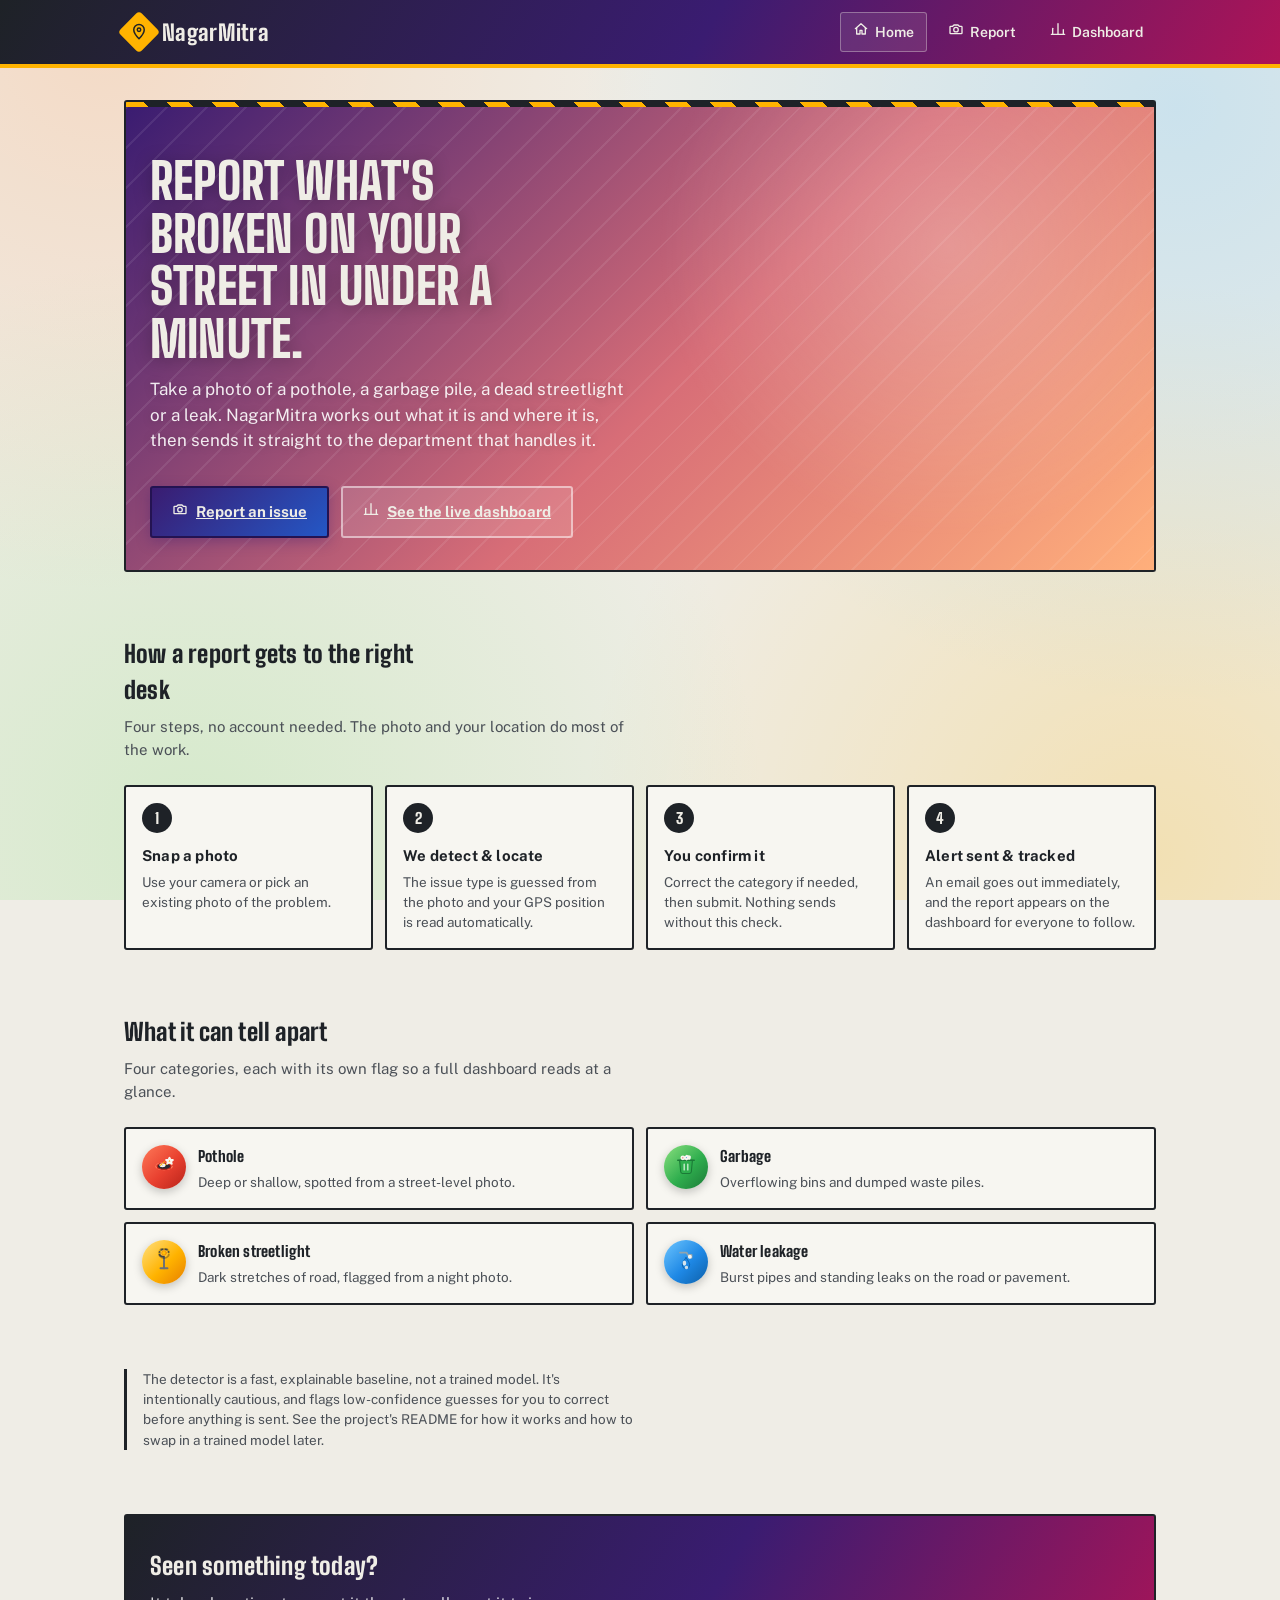
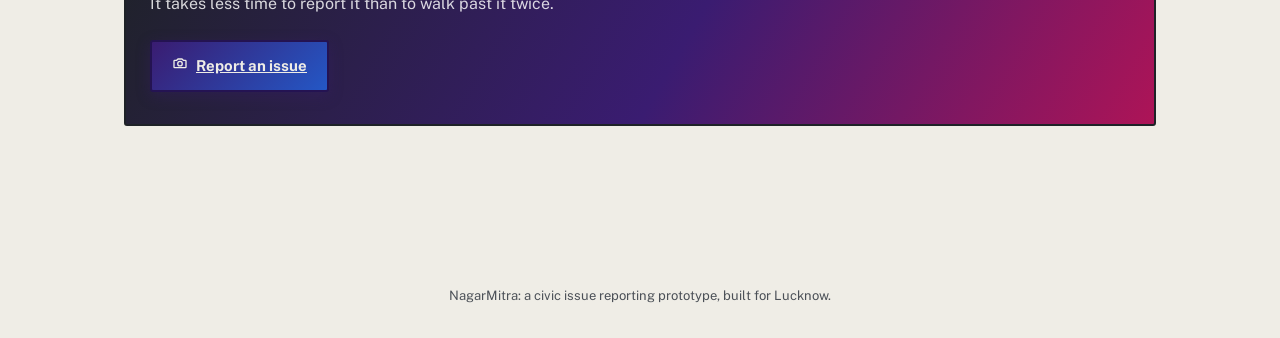
<file: frontend/index.html>
<!doctype html>
<html lang="en">
<head>
<meta charset="utf-8">
<meta name="viewport" content="width=device-width, initial-scale=1">
<title>NagarMitra — report what's broken on your street</title>
<link rel="preconnect" href="https://fonts.googleapis.com">
<link rel="preconnect" href="https://fonts.gstatic.com" crossorigin>
<link href="https://fonts.googleapis.com/css2?family=Big+Shoulders:wght@700;800;900&family=Public+Sans:wght@400;500;600;700&display=swap" rel="stylesheet">
<link rel="stylesheet" href="styles.css">
</head>
<body>

<header class="site-header">
  <div class="site-header__inner">
    <a class="brand" href="index.html">
      <span class="brand__mark" data-icon="pin" data-icon-class="icon"></span>
      <span class="brand__name">NagarMitra</span>
    </a>
    <nav class="site-nav">
      <a href="index.html" aria-current="page">
        <span data-icon="home" data-icon-class="icon icon--sm"></span>
        <span class="nav-text">Home</span>
      </a>
      <a href="report.html">
        <span data-icon="camera" data-icon-class="icon icon--sm"></span>
        <span class="nav-text">Report</span>
      </a>
      <a href="dashboard.html">
        <span data-icon="chart" data-icon-class="icon icon--sm"></span>
        <span class="nav-text">Dashboard</span>
      </a>
    </nav>
  </div>
</header>

<main class="page">

  <div class="stripe-bar"></div>
  <div class="hero">
    <div class="hero__inner">
      <h1>Report what's broken on your street in under a minute.</h1>
      <p>Take a photo of a pothole, a garbage pile, a dead streetlight or a leak. NagarMitra works out what it is and where it is, then sends it straight to the department that handles it.</p>
      <div class="cta-row">
        <a class="btn btn--primary" href="report.html">
          <span data-icon="camera" data-icon-class="icon icon--sm"></span> Report an issue
        </a>
        <a class="btn btn--ghost-light" href="dashboard.html">
          <span data-icon="chart" data-icon-class="icon icon--sm"></span> See the live dashboard
        </a>
      </div>
    </div>
  </div>

  <section class="intro-section">
    <h2>How a report gets to the right desk</h2>
    <p class="intro-lede">Four steps, no account needed. The photo and your location do most of the work.</p>
    <div class="step-grid">
      <div class="step-card">
        <div class="step-card__num">1</div>
        <h3>Snap a photo</h3>
        <p>Use your camera or pick an existing photo of the problem.</p>
      </div>
      <div class="step-card">
        <div class="step-card__num">2</div>
        <h3>We detect &amp; locate</h3>
        <p>The issue type is guessed from the photo and your GPS position is read automatically.</p>
      </div>
      <div class="step-card">
        <div class="step-card__num">3</div>
        <h3>You confirm it</h3>
        <p>Correct the category if needed, then submit. Nothing sends without this check.</p>
      </div>
      <div class="step-card">
        <div class="step-card__num">4</div>
        <h3>Alert sent &amp; tracked</h3>
        <p>An email goes out immediately, and the report appears on the dashboard for everyone to follow.</p>
      </div>
    </div>
  </section>

  <section class="intro-section">
    <h2>What it can tell apart</h2>
    <p class="intro-lede">Four categories, each with its own flag so a full dashboard reads at a glance.</p>
    <div class="feature-grid">
      <div class="feature-card">
        <span class="cat-chip cat-chip--pothole"><span data-icon="pothole" data-icon-class="icon"></span></span>
        <div>
          <h3>Pothole</h3>
          <p>Deep or shallow, spotted from a street-level photo.</p>
        </div>
      </div>
      <div class="feature-card">
        <span class="cat-chip cat-chip--garbage"><span data-icon="garbage" data-icon-class="icon"></span></span>
        <div>
          <h3>Garbage</h3>
          <p>Overflowing bins and dumped waste piles.</p>
        </div>
      </div>
      <div class="feature-card">
        <span class="cat-chip cat-chip--broken_streetlight"><span data-icon="streetlight" data-icon-class="icon"></span></span>
        <div>
          <h3>Broken streetlight</h3>
          <p>Dark stretches of road, flagged from a night photo.</p>
        </div>
      </div>
      <div class="feature-card">
        <span class="cat-chip cat-chip--water_leakage"><span data-icon="water" data-icon-class="icon"></span></span>
        <div>
          <h3>Water leakage</h3>
          <p>Burst pipes and standing leaks on the road or pavement.</p>
        </div>
      </div>
    </div>
  </section>

  <section class="intro-section">
    <p class="intro-note">The detector is a fast, explainable baseline, not a trained model. It's intentionally cautious, and flags low-confidence guesses for you to correct before anything is sent. See the project's README for how it works and how to swap in a trained model later.</p>
  </section>

  <section class="intro-section intro-cta-band">
    <h2>Seen something today?</h2>
    <p>It takes less time to report it than to walk past it twice.</p>
    <div class="cta-row">
      <a class="btn btn--primary" href="report.html">
        <span data-icon="camera" data-icon-class="icon icon--sm"></span> Report an issue
      </a>
    </div>
  </section>

</main>

<footer class="site-footer">
  NagarMitra: a civic issue reporting prototype, built for Lucknow.
</footer>

<script src="icons.js"></script>
</body>
</html>
</file>
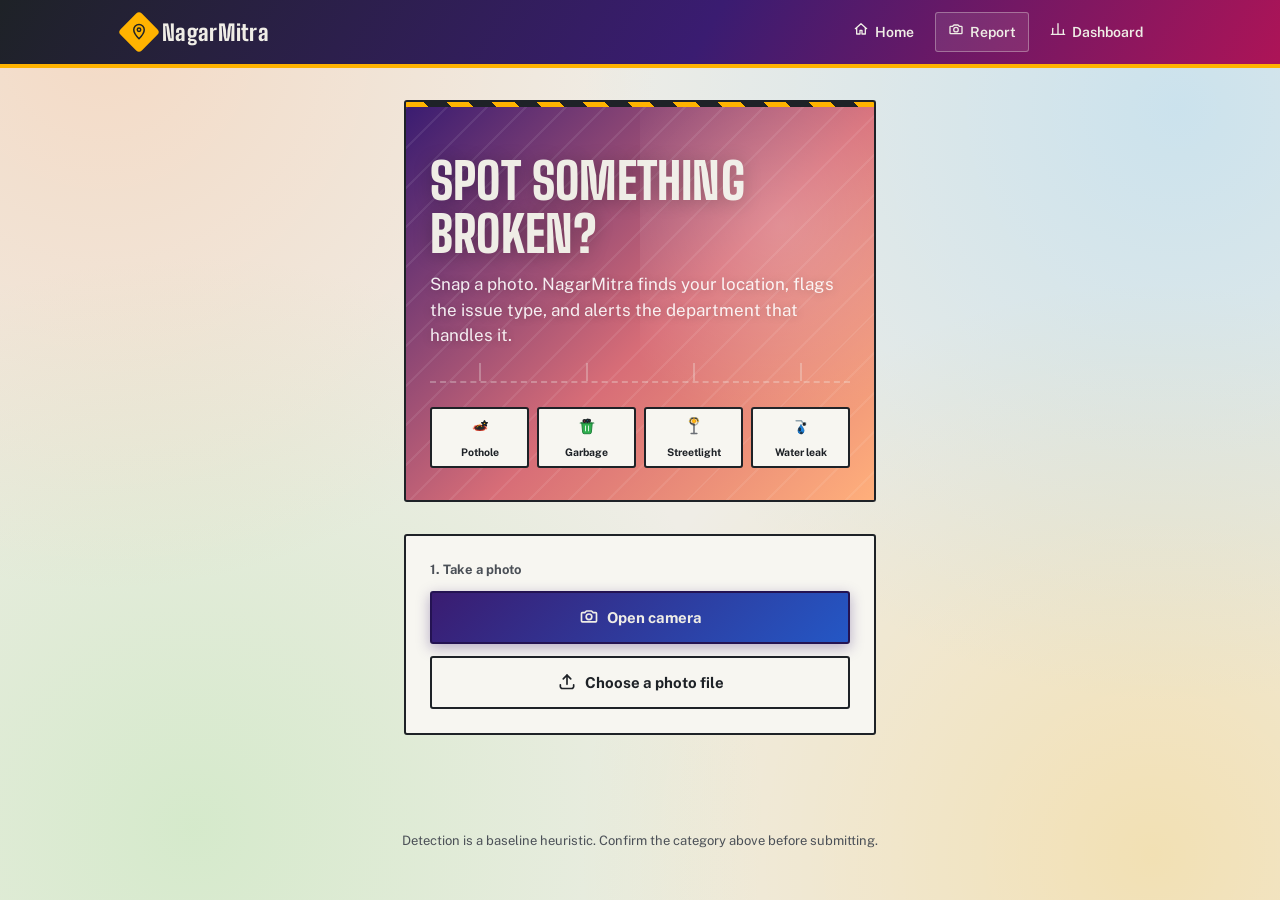
<file: frontend/report.html>
<!doctype html>
<html lang="en">
<head>
<meta charset="utf-8">
<meta name="viewport" content="width=device-width, initial-scale=1">
<title>Report an issue — NagarMitra</title>
<link rel="preconnect" href="https://fonts.googleapis.com">
<link rel="preconnect" href="https://fonts.gstatic.com" crossorigin>
<link href="https://fonts.googleapis.com/css2?family=Big+Shoulders:wght@700;800;900&family=Public+Sans:wght@400;500;600;700&display=swap" rel="stylesheet">
<link rel="stylesheet" href="styles.css">
</head>
<body>

<header class="site-header">
  <div class="site-header__inner">
    <a class="brand" href="index.html">
      <span class="brand__mark" data-icon="pin" data-icon-class="icon"></span>
      <span class="brand__name">NagarMitra</span>
    </a>
    <nav class="site-nav">
      <a href="index.html">
        <span data-icon="home" data-icon-class="icon icon--sm"></span>
        <span class="nav-text">Home</span>
      </a>
      <a href="report.html" aria-current="page">
        <span data-icon="camera" data-icon-class="icon icon--sm"></span>
        <span class="nav-text">Report</span>
      </a>
      <a href="dashboard.html">
        <span data-icon="chart" data-icon-class="icon icon--sm"></span>
        <span class="nav-text">Dashboard</span>
      </a>
    </nav>
  </div>
</header>

<main class="page page--narrow">

  <div class="stripe-bar"></div>
  <div class="hero">
    <div class="hero__inner">
      <h1>Spot something broken?</h1>
      <p>Snap a photo. NagarMitra finds your location, flags the issue type, and alerts the department that handles it.</p>

      <div class="signpost">
        <div class="signpost__item">
          <div class="signpost__tag">
            <span data-icon="pothole" data-icon-class="icon"></span>
            <span class="signpost__label">Pothole</span>
          </div>
        </div>
        <div class="signpost__item">
          <div class="signpost__tag">
            <span data-icon="garbage" data-icon-class="icon"></span>
            <span class="signpost__label">Garbage</span>
          </div>
        </div>
        <div class="signpost__item">
          <div class="signpost__tag">
            <span data-icon="streetlight" data-icon-class="icon"></span>
            <span class="signpost__label">Streetlight</span>
          </div>
        </div>
        <div class="signpost__item">
          <div class="signpost__tag">
            <span data-icon="water" data-icon-class="icon"></span>
            <span class="signpost__label">Water leak</span>
          </div>
        </div>
      </div>
    </div>
  </div>

  <div class="ticket capture-stage" id="camera-card">
    <p class="ticket__label">1. Take a photo</p>

    <video id="video" autoplay playsinline class="hidden"></video>
    <img id="preview" class="capture-preview hidden" alt="Captured photo of the issue">
    <canvas id="canvas" class="visually-hidden"></canvas>

    <div id="camera-placeholder">
      <div class="btn-row" style="margin-top:0">
        <button class="btn btn--primary" id="start-camera-btn">
          <span data-icon="camera" data-icon-class="icon"></span> Open camera
        </button>
      </div>
      <div class="btn-row">
        <button class="btn" id="upload-btn">
          <span data-icon="upload" data-icon-class="icon"></span> Choose a photo file
        </button>
      </div>
    </div>

    <div class="btn-row hidden" id="capture-row">
      <button class="btn btn--primary btn--block" id="capture-btn">
        <span data-icon="camera" data-icon-class="icon"></span> Capture
      </button>
    </div>
    <div class="btn-row hidden" id="retake-row">
      <button class="btn btn--block" id="retake-btn">
        <span data-icon="refresh" data-icon-class="icon"></span> Retake
      </button>
    </div>
    <input type="file" id="file-input" accept="image/*" capture="environment" class="visually-hidden">
  </div>

  <div class="ticket hidden" id="location-card">
    <p class="ticket__label">2. Location</p>
    <div id="location-status" class="status-line status-line--muted">
      <span data-icon="pin" data-icon-class="icon icon--sm"></span>
      <span id="location-text">Getting your location…</span>
    </div>
    <button type="button" class="btn hidden" id="retry-location-btn" style="margin-top: var(--sp-3);">
      <span data-icon="refresh" data-icon-class="icon icon--sm"></span> Retry location
    </button>
  </div>

  <div class="ticket hidden" id="classify-card">
    <p class="ticket__label">3. What's the issue?</p>
    <div id="classify-status" class="status-line status-line--muted">
      <span data-icon="warning" data-icon-class="icon icon--sm"></span>
      <span>Analyzing photo…</span>
    </div>
    <div id="classify-result" class="hidden">
      <div id="confidence-flag" class="flag"></div>
      <div class="category-grid" id="category-grid" role="group" aria-label="Issue category">
        <button type="button" class="category-tile" data-category="pothole" aria-pressed="false">
          <span class="cat-chip cat-chip--pothole"><span data-icon="pothole" data-icon-class="icon"></span></span>
          <span class="category-tile__name">Pothole</span>
          <span class="category-tile__detected hidden" data-role="detected-badge">
            <span data-icon="check" data-icon-class="icon icon--sm"></span> Detected
          </span>
        </button>
        <button type="button" class="category-tile" data-category="garbage" aria-pressed="false">
          <span class="cat-chip cat-chip--garbage"><span data-icon="garbage" data-icon-class="icon"></span></span>
          <span class="category-tile__name">Garbage</span>
          <span class="category-tile__detected hidden" data-role="detected-badge">
            <span data-icon="check" data-icon-class="icon icon--sm"></span> Detected
          </span>
        </button>
        <button type="button" class="category-tile" data-category="broken_streetlight" aria-pressed="false">
          <span class="cat-chip cat-chip--broken_streetlight"><span data-icon="streetlight" data-icon-class="icon"></span></span>
          <span class="category-tile__name">Broken streetlight</span>
          <span class="category-tile__detected hidden" data-role="detected-badge">
            <span data-icon="check" data-icon-class="icon icon--sm"></span> Detected
          </span>
        </button>
        <button type="button" class="category-tile" data-category="water_leakage" aria-pressed="false">
          <span class="cat-chip cat-chip--water_leakage"><span data-icon="water" data-icon-class="icon"></span></span>
          <span class="category-tile__name">Water leakage</span>
          <span class="category-tile__detected hidden" data-role="detected-badge">
            <span data-icon="check" data-icon-class="icon icon--sm"></span> Detected
          </span>
        </button>
      </div>
    </div>
  </div>

  <div class="ticket hidden" id="submit-card">
    <button class="btn btn--primary btn--block" id="submit-btn">
      <span data-icon="mail" data-icon-class="icon"></span> Submit report
    </button>
    <div id="submit-status" class="status-line hidden"></div>
  </div>

</main>

<footer class="site-footer">Detection is a baseline heuristic. Confirm the category above before submitting.</footer>

<script src="icons.js"></script>
<script>
const API_BASE = window.location.origin;
const CATEGORIES = ['pothole', 'garbage', 'broken_streetlight', 'water_leakage'];

const videoEl = document.getElementById('video');
const previewEl = document.getElementById('preview');
const canvasEl = document.getElementById('canvas');
const cameraPlaceholder = document.getElementById('camera-placeholder');
const startCameraBtn = document.getElementById('start-camera-btn');
const captureRow = document.getElementById('capture-row');
const captureBtn = document.getElementById('capture-btn');
const retakeRow = document.getElementById('retake-row');
const retakeBtn = document.getElementById('retake-btn');
const fileInput = document.getElementById('file-input');
const uploadBtn = document.getElementById('upload-btn');

const locationCard = document.getElementById('location-card');
const locationStatus = document.getElementById('location-status');
const locationText = document.getElementById('location-text');
const retryLocationBtn = document.getElementById('retry-location-btn');
retryLocationBtn.addEventListener('click', () => getLocation());

const classifyCard = document.getElementById('classify-card');
const classifyStatus = document.getElementById('classify-status');
const classifyResult = document.getElementById('classify-result');
const confidenceFlag = document.getElementById('confidence-flag');
const categoryTiles = Array.from(document.querySelectorAll('.category-tile'));

const submitCard = document.getElementById('submit-card');
const submitBtn = document.getElementById('submit-btn');
const submitStatus = document.getElementById('submit-status');

let imageBlob = null;
let latitude = null, longitude = null;
let lastConfidence = 0;
let selectedCategory = null;
let stream = null;

function show(el) { el.classList.remove('hidden'); }
function hide(el) { el.classList.add('hidden'); }

uploadBtn.onclick = () => fileInput.click();
fileInput.onchange = () => {
  if (fileInput.files && fileInput.files[0]) handleImageBlob(fileInput.files[0]);
};

startCameraBtn.onclick = async () => {
  try {
    stream = await navigator.mediaDevices.getUserMedia({ video: { facingMode: 'environment' } });
    videoEl.srcObject = stream;
    show(videoEl);
    hide(cameraPlaceholder);
    show(captureRow);
  } catch (e) {
    alert('Could not access the camera: ' + e.message + '\nTry "choose a photo file" instead.');
  }
};

captureBtn.onclick = () => {
  canvasEl.width = videoEl.videoWidth;
  canvasEl.height = videoEl.videoHeight;
  canvasEl.getContext('2d').drawImage(videoEl, 0, 0);
  canvasEl.toBlob((blob) => handleImageBlob(blob), 'image/jpeg', 0.9);
  if (stream) stream.getTracks().forEach(t => t.stop());
  hide(videoEl);
  hide(captureRow);
};

retakeBtn.onclick = () => {
  hide(previewEl);
  hide(retakeRow);
  show(cameraPlaceholder);
  hide(classifyCard);
  hide(submitCard);
  imageBlob = null;
  selectedCategory = null;
};

function handleImageBlob(blob) {
  imageBlob = blob;
  previewEl.src = URL.createObjectURL(blob);
  show(previewEl);
  show(retakeRow);
  hide(cameraPlaceholder);
  hide(captureRow);

  show(locationCard);
  getLocation();

  show(classifyCard);
  runClassification();
}

function onLocationSuccess(pos) {
  latitude = pos.coords.latitude;
  longitude = pos.coords.longitude;
  locationText.textContent = `Lat ${latitude.toFixed(5)}, Lon ${longitude.toFixed(5)}`;
  locationStatus.className = 'status-line status-line--good';
  hide(retryLocationBtn);
  maybeShowSubmit();
}

function friendlyLocationError(err) {
  // GeolocationPositionError codes: 1 = PERMISSION_DENIED, 2 = POSITION_UNAVAILABLE, 3 = TIMEOUT
  if (err.code === 1) return "Location permission denied. Allow location access in your browser's site settings, then retry.";
  if (err.code === 2) return 'Your device could not determine a location right now. Check your connection and retry.';
  return 'Location request timed out. Retry, or move somewhere with a clearer GPS/network signal.';
}

function getLocation() {
  if (!navigator.geolocation) {
    locationText.textContent = 'Geolocation not supported by this browser.';
    locationStatus.className = 'status-line status-line--bad';
    return;
  }
  locationText.textContent = 'Getting your location…';
  locationStatus.className = 'status-line status-line--muted';
  hide(retryLocationBtn);

  // First try: a real GPS fix (precise, but phones/laptops without a GPS
  // chip or with a weak signal can take a while or never get one).
  navigator.geolocation.getCurrentPosition(
    onLocationSuccess,
    (err) => {
      if (err.code !== 3) {
        // Permission denied or position unavailable won't be fixed by
        // retrying with different accuracy settings -- show it directly.
        locationText.textContent = friendlyLocationError(err);
        locationStatus.className = 'status-line status-line--bad';
        show(retryLocationBtn);
        return;
      }
      // Timed out waiting for a precise fix -- fall back to the faster
      // Wi-Fi/IP-based location (less precise, but works on desktops and
      // indoors where a GPS fix may never arrive).
      navigator.geolocation.getCurrentPosition(
        onLocationSuccess,
        (err2) => {
          locationText.textContent = friendlyLocationError(err2);
          locationStatus.className = 'status-line status-line--bad';
          show(retryLocationBtn);
        },
        { enableHighAccuracy: false, timeout: 15000, maximumAge: 60000 }
      );
    },
    { enableHighAccuracy: true, timeout: 8000 }
  );
}

function selectCategory(cat, { fromDetection } = {}) {
  selectedCategory = cat;
  categoryTiles.forEach((tile) => {
    const isSelected = tile.dataset.category === cat;
    tile.setAttribute('aria-pressed', String(isSelected));
    const badge = tile.querySelector('[data-role="detected-badge"]');
    if (fromDetection) {
      badge.classList.toggle('hidden', tile.dataset.category !== cat);
    }
  });
}

categoryTiles.forEach((tile) => {
  tile.addEventListener('click', () => selectCategory(tile.dataset.category));
});

async function runClassification() {
  classifyStatus.querySelector('span:last-child').textContent = 'Analyzing photo…';
  show(classifyStatus);
  hide(classifyResult);

  const form = new FormData();
  form.append('image', imageBlob, 'photo.jpg');
  try {
    const res = await fetch(`${API_BASE}/classify`, { method: 'POST', body: form });
    if (!res.ok) throw new Error(await res.text());
    const data = await res.json();
    lastConfidence = data.confidence;
    const pct = Math.round(data.confidence * 100);

    selectCategory(data.category, { fromDetection: true });

    confidenceFlag.innerHTML = data.needs_review
      ? icon('warning', 'icon icon--sm') + ` Low confidence (${pct}%). Please check this.`
      : icon('check', 'icon icon--sm') + ` Detected with ${pct}% confidence`;
    confidenceFlag.className = 'flag ' + (data.needs_review ? 'flag--caution' : 'flag--good');

    hide(classifyStatus);
    show(classifyResult);
    maybeShowSubmit();
  } catch (e) {
    lastConfidence = 0;
    confidenceFlag.innerHTML = icon('warning', 'icon icon--sm') + ' Detection failed. Pick the category manually';
    confidenceFlag.className = 'flag flag--bad';
    hide(classifyStatus);
    show(classifyResult);
    maybeShowSubmit();
  }
}

function maybeShowSubmit() {
  if (imageBlob && latitude !== null) show(submitCard);
}

submitBtn.onclick = async () => {
  if (!selectedCategory) {
    alert('Pick a category above first.');
    return;
  }
  submitBtn.disabled = true;
  submitStatus.className = 'status-line status-line--muted';
  submitStatus.textContent = 'Submitting…';
  show(submitStatus);

  const form = new FormData();
  form.append('image', imageBlob, 'photo.jpg');
  form.append('latitude', latitude);
  form.append('longitude', longitude);
  form.append('category', selectedCategory);
  form.append('confidence', lastConfidence);

  try {
    const res = await fetch(`${API_BASE}/report`, { method: 'POST', body: form });
    if (!res.ok) throw new Error(await res.text());
    const data = await res.json();
    submitStatus.innerHTML = data.email_sent
      ? icon('check', 'icon icon--sm') + ` Report #${data.id} submitted and emailed to the concerned authority.`
      : icon('warning', 'icon icon--sm') + ` Report #${data.id} saved, but the alert email failed to send (${data.email_error || 'unknown error'}). It's still on the dashboard.`;
    submitStatus.className = 'status-line ' + (data.email_sent ? 'status-line--good' : 'status-line--bad');
  } catch (e) {
    submitStatus.innerHTML = icon('warning', 'icon icon--sm') + ' Submit failed: ' + e.message;
    submitStatus.className = 'status-line status-line--bad';
    submitBtn.disabled = false;
  }
};
</script>
</body>
</html>
</file>
<file: frontend/styles.css>
/* =========================================================================
   NagarMitra design system
   Visual language borrowed from the subject itself: road signage, work
   tickets, and transit route maps. Progress through a report's four stages
   is drawn as a route line with stations, not a generic progress bar —
   because that is literally how the data works (Reported -> Acknowledged
   -> In Progress -> Resolved is a line with stops, not a percentage).
   ========================================================================= */

:root {
  /* --- color: road-sign system, each hue carries a real meaning, pushed
     to full saturation so the app reads as colorful rather than muted --- */
  --ink: #1E2227;
  --ink-soft: #4B5057;
  --paper: #EFEDE6;       /* concrete, not cream: cooler, greyer */
  --paper-raised: #F7F6F1;
  --line: #CFCBBF;
  --line-strong: #1E2227;

  --route-blue: #2457C5;   /* service / acknowledged */
  --route-blue-tint: #E1EBFC;
  --caution: #FFB300;      /* reported / warning */
  --caution-tint: #FFF1D1;
  --stop-red: #E8402F;     /* needs review / urgent */
  --stop-red-tint: #FCE1DD;
  --go-green: #16A163;     /* resolved / guide sign */
  --go-green-tint: #DBF5E7;
  --progress-amber: #E6690C; /* in progress */
  --progress-amber-tint: #FDE6D4;

  /* category accents — each issue type gets its own identity, like a
     utility map's color-coded lines (water = blue, power = yellow),
     each backed by a two-stop gradient for a richer, less flat chip */
  --cat-pothole: #E8402F;
  --cat-pothole-grad: linear-gradient(135deg, #FF7A59 0%, #E8402F 55%, #B8231A 100%);
  --cat-pothole-tint: #FCE1DD;
  --cat-garbage: #2FAE4E;
  --cat-garbage-grad: linear-gradient(135deg, #8BE07F 0%, #2FAE4E 55%, #1B7A37 100%);
  --cat-garbage-tint: #DFF6E2;
  --cat-streetlight: #FFB300;
  --cat-streetlight-grad: linear-gradient(135deg, #FFE082 0%, #FFB300 55%, #E67E00 100%);
  --cat-streetlight-tint: #FFF1D1;
  --cat-water: #1E88E5;
  --cat-water-grad: linear-gradient(135deg, #6EC6FF 0%, #1E88E5 55%, #0D5FA8 100%);
  --cat-water-tint: #DCEEFC;

  /* a vivid, dark-enough-for-white-text sunset wash for heroes/header */
  --grad-vivid: linear-gradient(135deg, #3A1C71 0%, #D76D77 55%, #FFAF7B 100%);
  --grad-vivid-deep: linear-gradient(120deg, #1E2227 0%, #3A1C71 55%, #AD1457 100%);

  /* --- type --- */
  --font-display: "Big Shoulders", "Arial Narrow", sans-serif;
  --font-body: "Public Sans", -apple-system, "Segoe UI", sans-serif;

  /* --- spacing scale --- */
  --sp-1: 4px;  --sp-2: 8px;  --sp-3: 12px; --sp-4: 16px;
  --sp-5: 24px; --sp-6: 32px; --sp-7: 48px; --sp-8: 64px;

  --radius: 3px;
}

* { box-sizing: border-box; }

html { -webkit-text-size-adjust: 100%; }

body {
  margin: 0;
  font-family: var(--font-body);
  background:
    radial-gradient(circle at 8% 4%, rgba(255,175,123,0.30) 0%, transparent 38%),
    radial-gradient(circle at 92% 12%, rgba(110,198,255,0.28) 0%, transparent 42%),
    radial-gradient(circle at 15% 92%, rgba(139,224,127,0.26) 0%, transparent 42%),
    radial-gradient(circle at 90% 95%, rgba(255,179,0,0.22) 0%, transparent 40%),
    var(--paper);
  background-attachment: fixed;
  color: var(--ink);
  font-size: 16px;
  line-height: 1.5;
}

h1, h2, h3 {
  font-family: var(--font-display);
  font-weight: 800;
  letter-spacing: 0.2px;
  margin: 0;
  color: var(--ink);
}

a { color: var(--route-blue); }

:focus-visible {
  outline: 3px solid var(--route-blue);
  outline-offset: 2px;
}

@media (prefers-reduced-motion: reduce) {
  * { animation-duration: 0.001ms !important; transition-duration: 0.001ms !important; }
}

.icon { width: 20px; height: 20px; flex-shrink: 0; }
.icon--sm { width: 16px; height: 16px; }
.icon--lg { width: 28px; height: 28px; }
.icon--xl { width: 40px; height: 40px; }

/* ---------------------------------------------------------------------
   Header / nav — a route sign: mark + wordmark, two destinations
   --------------------------------------------------------------------- */
.site-header {
  background: var(--grad-vivid-deep);
  color: var(--paper);
  border-bottom: 4px solid var(--caution);
}
.site-header__inner {
  max-width: 1080px;
  margin: 0 auto;
  padding: var(--sp-3) var(--sp-5);
  display: flex;
  align-items: center;
  justify-content: space-between;
}
.brand {
  display: flex;
  align-items: center;
  gap: var(--sp-2);
  text-decoration: none;
  color: var(--paper);
}
.brand__mark {
  width: 30px; height: 30px;
  background: var(--caution);
  color: var(--ink);
  display: flex; align-items: center; justify-content: center;
  transform: rotate(45deg);
  border-radius: 4px;
}
.brand__mark svg { transform: rotate(-45deg); width: 18px; height: 18px; }
.brand__name {
  font-family: var(--font-display);
  font-weight: 800;
  font-size: 22px;
  letter-spacing: 0.3px;
}
.site-nav { display: flex; gap: var(--sp-2); }
.site-nav a {
  color: var(--paper);
  text-decoration: none;
  font-weight: 600;
  font-size: 14px;
  padding: var(--sp-2) var(--sp-3);
  border: 1px solid transparent;
  border-radius: var(--radius);
  display: flex; align-items: center; gap: 6px;
}
.site-nav a:hover, .site-nav a[aria-current="page"] {
  border-color: rgba(239,237,230,0.35);
}
.site-nav a[aria-current="page"] { background: rgba(239,237,230,0.1); }

/* ---------------------------------------------------------------------
   Page shell
   --------------------------------------------------------------------- */
.page { max-width: 1080px; margin: 0 auto; padding: var(--sp-6) var(--sp-5) var(--sp-8); }
.page--narrow { max-width: 520px; }

/* Caution-tape accent — used sparingly, above the hero and nowhere else,
   so it reads as a signal (something starts here) rather than wallpaper. */
.stripe-bar {
  height: 7px;
  background: repeating-linear-gradient(45deg,
    var(--caution) 0 16px, var(--ink) 16px 32px);
  border: 2px solid var(--line-strong);
  border-bottom: none;
  border-radius: var(--radius) var(--radius) 0 0;
}

.hero {
  margin: 0 0 var(--sp-6);
  background: var(--grad-vivid);
  color: var(--paper);
  border: 2px solid var(--line-strong);
  border-top: none;
  border-radius: 0 0 var(--radius) var(--radius);
  padding: var(--sp-7) var(--sp-5) var(--sp-6);
  position: relative;
  overflow: hidden;
}
.hero::before {
  content: '';
  position: absolute; inset: 0;
  background-image: repeating-linear-gradient(135deg,
    rgba(255,255,255,0.08) 0 2px, transparent 2px 28px);
  pointer-events: none;
}
.hero::after {
  content: '';
  position: absolute; inset: -40% -10% auto auto;
  width: 60%; height: 140%;
  background: radial-gradient(circle, rgba(255,255,255,0.22) 0%, transparent 65%);
  pointer-events: none;
}
.hero__inner { position: relative; }
.hero h1 {
  font-size: clamp(32px, 5vw, 50px);
  line-height: 1.05;
  text-transform: uppercase;
  max-width: 14ch;
  color: var(--paper);
  text-shadow: 0 2px 18px rgba(0,0,0,0.28);
  opacity: 0;
  transform: translateY(10px);
  animation: hero-in 0.5s ease-out 0.05s forwards;
}
.hero p {
  margin: var(--sp-3) 0 0;
  color: rgba(255,255,255,0.9);
  text-shadow: 0 1px 10px rgba(0,0,0,0.22);
  font-size: 17px;
  max-width: 48ch;
  opacity: 0;
  transform: translateY(10px);
  animation: hero-in 0.5s ease-out 0.18s forwards;
}
@keyframes hero-in { to { opacity: 1; transform: translateY(0); } }
@media (prefers-reduced-motion: reduce) {
  .hero h1, .hero p { animation: none; opacity: 1; transform: none; }
}

/* Signpost — a row of hanging signs off a dashed wire. Reused for the
   category picker's intro (report.html) and the stage legend
   (dashboard.html): same component, different content. */
.signpost {
  display: flex;
  justify-content: space-between;
  gap: var(--sp-2);
  margin-top: var(--sp-6);
  padding-top: var(--sp-5);
  border-top: 2px dashed rgba(239,237,230,0.3);
  position: relative;
}
.signpost__item {
  display: flex; flex-direction: column; align-items: center; gap: 6px;
  flex: 1;
  min-width: 0;
}
.signpost__item::before {
  content: '';
  position: absolute; top: -2px;
  width: 2px; height: 18px;
  background: rgba(239,237,230,0.3);
  transform: translateY(-18px);
}
.signpost__tag {
  background: var(--paper-raised);
  color: var(--ink);
  border: 2px solid var(--line-strong);
  border-radius: var(--radius);
  padding: 8px 6px;
  display: flex; flex-direction: column; align-items: center; gap: 4px;
  width: 100%;
}
.signpost__tag .icon { width: 18px; height: 18px; }
.signpost__label { font-size: 10.5px; font-weight: 700; text-align: center; line-height: 1.15; }

/* Per-category icon chip — a colored roundel behind the pictogram */
.cat-chip {
  width: 44px; height: 44px; border-radius: 50%;
  display: flex; align-items: center; justify-content: center;
  flex-shrink: 0;
}
.cat-chip .icon { color: var(--paper-raised); width: 22px; height: 22px; }
.cat-chip { box-shadow: 0 3px 10px rgba(0,0,0,0.22); }
.cat-chip--pothole { background: var(--cat-pothole-grad); }
.cat-chip--garbage { background: var(--cat-garbage-grad); }
.cat-chip--broken_streetlight { background: var(--cat-streetlight-grad); color: var(--ink); }
.cat-chip--broken_streetlight .icon { color: var(--ink); }
.cat-chip--water_leakage { background: var(--cat-water-grad); }
.cat-chip--sm { width: 32px; height: 32px; }
.cat-chip--sm .icon { width: 16px; height: 16px; }

/* ---------------------------------------------------------------------
   Ticket card — the base surface for anything "on the record":
   sharp corners, thick rule, no shadow. A paperwork object, not a
   floating SaaS panel.
   --------------------------------------------------------------------- */
.ticket {
  background: var(--paper-raised);
  border: 2px solid var(--line-strong);
  border-radius: var(--radius);
  padding: var(--sp-5);
}
.ticket + .ticket { margin-top: var(--sp-4); }
.ticket__label {
  font-size: 13px;
  font-weight: 700;
  color: var(--ink-soft);
  margin: 0 0 var(--sp-3);
}

/* ---------------------------------------------------------------------
   Buttons
   --------------------------------------------------------------------- */
.btn {
  font-family: var(--font-body);
  font-weight: 700;
  font-size: 15px;
  padding: 13px 20px;
  border-radius: var(--radius);
  border: 2px solid var(--line-strong);
  cursor: pointer;
  display: inline-flex;
  align-items: center;
  justify-content: center;
  gap: var(--sp-2);
  background: var(--paper-raised);
  color: var(--ink);
  transition: transform 0.1s ease, border-color 0.1s ease;
}
.btn:hover:not(:disabled) { transform: translateY(-2px); }
.btn:active:not(:disabled) { transform: translateY(0); }
.btn:disabled { opacity: 0.45; cursor: not-allowed; }
.btn--primary {
  background: linear-gradient(135deg, #3A1C71 0%, #2457C5 100%);
  color: var(--paper); border-color: #241352;
  box-shadow: 0 4px 14px rgba(58,28,113,0.35);
}
.btn--primary:hover:not(:disabled) { background: linear-gradient(135deg, #4A2690 0%, #2f6ae0 100%); }
.btn--block { width: 100%; }
.btn-row { display: flex; gap: var(--sp-3); margin-top: var(--sp-3); }
.btn-row .btn { flex: 1; }

/* ---------------------------------------------------------------------
   Category picker — icon tiles instead of a <select>. Each category is
   a destination on the map, picked by its pictogram, not a text label.
   --------------------------------------------------------------------- */
.category-grid {
  display: grid;
  grid-template-columns: 1fr 1fr;
  gap: var(--sp-3);
  margin-top: var(--sp-3);
}
.category-tile {
  border: 2px solid var(--line-strong);
  border-radius: var(--radius);
  background: var(--paper-raised);
  padding: var(--sp-4) var(--sp-3);
  display: flex; flex-direction: column; align-items: flex-start; gap: var(--sp-3);
  cursor: pointer;
  font-family: var(--font-body);
  text-align: left;
  transition: transform 0.12s ease, border-color 0.12s ease;
}
.category-tile:hover { transform: translateY(-2px); border-color: var(--route-blue); box-shadow: 0 6px 16px rgba(36,87,197,0.18); }
.category-tile:active { transform: translateY(0); }
.category-tile__name { font-weight: 700; font-size: 14px; }
.category-tile[aria-pressed="true"] {
  background: var(--grad-vivid-deep);
  color: var(--paper);
  border-color: #241352;
}
.category-tile__detected {
  font-size: 11px; font-weight: 700; color: var(--go-green);
  display: flex; align-items: center; gap: 4px;
}
.category-tile[aria-pressed="true"] .category-tile__detected { color: var(--caution); }

/* ---------------------------------------------------------------------
   Confidence flag
   --------------------------------------------------------------------- */
.flag {
  display: inline-flex; align-items: center; gap: 6px;
  font-size: 13px; font-weight: 700;
  padding: 6px 10px;
  border-radius: var(--radius);
}
.flag--good { background: var(--go-green-tint); color: var(--go-green); }
.flag--caution { background: var(--caution-tint); color: #8a5d00; }
.flag--bad { background: var(--stop-red-tint); color: var(--stop-red); }
.flag--sm { font-size: 11px; padding: 4px 9px; }

/* ---------------------------------------------------------------------
   Route / stage rail — THE signature element. A literal transit line
   with four stations. Used two ways: (a) small + read-only on a ticket
   card, (b) large + clickable as the actual status control.
   --------------------------------------------------------------------- */
.rail {
  --rail-color: var(--line);
  display: grid;
  grid-template-columns: repeat(4, 1fr);
  position: relative;
  margin-top: var(--sp-4);
}
.rail__track {
  position: absolute;
  top: 13px; left: 12.5%; right: 12.5%;
  height: 3px;
  background: var(--line);
  z-index: 0;
}
.rail__track-fill {
  position: absolute;
  top: 13px; left: 12.5%;
  height: 3px;
  background: var(--go-green);
  z-index: 1;
  transition: width 0.25s ease;
}
.rail__stop {
  position: relative;
  z-index: 2;
  display: flex;
  flex-direction: column;
  align-items: center;
  gap: 8px;
  background: transparent;
  border: none;
  font-family: var(--font-body);
  cursor: pointer;
  padding: 0;
  color: var(--ink-soft);
}
.rail__stop:disabled { cursor: default; }
.rail__dot {
  width: 27px; height: 27px;
  border-radius: 50%;
  border: 3px solid var(--line);
  background: var(--paper-raised);
  display: flex; align-items: center; justify-content: center;
  color: var(--line-strong);
}
.rail__dot .icon { width: 13px; height: 13px; }
.rail__label {
  font-size: 11.5px;
  font-weight: 700;
  text-align: center;
  line-height: 1.2;
}
.rail__stop--done .rail__dot { background: var(--go-green); border-color: var(--go-green); color: var(--paper); }
.rail__stop--done .rail__label { color: var(--ink); }
.rail__stop--current .rail__dot {
  background: var(--caution); border-color: var(--caution); color: var(--ink);
  box-shadow: 0 0 0 4px var(--caution-tint);
}
.rail__stop--current .rail__label { color: var(--ink); }
.rail__stop--clickable:hover .rail__dot { border-color: var(--route-blue); }

.rail--sm .rail__dot { width: 20px; height: 20px; border-width: 2px; }
.rail--sm .rail__dot .icon { width: 10px; height: 10px; }
.rail--sm .rail__label { font-size: 10px; }
.rail--sm .rail__track, .rail--sm .rail__track-fill { top: 9px; }

/* ---------------------------------------------------------------------
   Stats strip — route-sign tiles, bold condensed numerals
   --------------------------------------------------------------------- */
.stats {
  display: grid;
  grid-template-columns: repeat(auto-fit, minmax(150px, 1fr));
  gap: var(--sp-3);
  margin-bottom: var(--sp-5);
}
.stat {
  border: 2px solid var(--line-strong);
  border-left-width: 8px;
  border-radius: var(--radius);
  background: var(--paper-raised);
  padding: var(--sp-4);
}
.stat__head { display: flex; align-items: center; justify-content: space-between; }
.stat__icon { color: var(--line-strong); opacity: 0.35; }
.stat__num {
  font-family: var(--font-display);
  font-weight: 800;
  font-size: 40px;
  line-height: 1;
  font-variant-numeric: tabular-nums;
}
.stat__label { font-size: 13px; color: var(--ink-soft); font-weight: 600; margin-top: 4px; }
.stat--blue { border-left-color: var(--route-blue); background: linear-gradient(135deg, var(--paper-raised) 45%, var(--route-blue-tint) 100%); }
.stat--green { border-left-color: var(--go-green); background: linear-gradient(135deg, var(--paper-raised) 45%, var(--go-green-tint) 100%); }
.stat--amber { border-left-color: var(--caution); background: linear-gradient(135deg, var(--paper-raised) 45%, var(--caution-tint) 100%); }
.stat--red { border-left-color: var(--stop-red); background: linear-gradient(135deg, var(--paper-raised) 45%, var(--stop-red-tint) 100%); }

/* Aggregate stage overview: how many reports sit at each stop right now */
.stage-overview {
  border: 2px solid var(--line-strong);
  border-radius: var(--radius);
  background: var(--paper-raised);
  padding: var(--sp-5);
  margin-bottom: var(--sp-5);
}
.stage-overview__title { font-size: 13px; font-weight: 700; color: var(--ink-soft); margin: 0 0 var(--sp-4); }
.stage-overview__rail { display: grid; grid-template-columns: repeat(4, 1fr); gap: var(--sp-2); }
.stage-overview__stop { text-align: center; }
.stage-overview__count {
  font-family: var(--font-display);
  font-weight: 800;
  font-size: 30px;
  line-height: 1;
  font-variant-numeric: tabular-nums;
}

/* ---------------------------------------------------------------------
   Map frame
   --------------------------------------------------------------------- */
.map-frame {
  border: 2px solid var(--line-strong);
  border-radius: var(--radius);
  overflow: hidden;
  margin-bottom: var(--sp-5);
}
#map { height: 360px; }

/* ---------------------------------------------------------------------
   Report tickets list
   --------------------------------------------------------------------- */
.report-ticket {
  display: grid; grid-template-columns: 76px 1fr; gap: var(--sp-4);
  border-left-width: 8px;
  transition: border-color 0.12s ease;
}
.report-ticket__photo {
  width: 76px; height: 76px; object-fit: cover; border-radius: var(--radius);
  border: 2px solid var(--line-strong);
  background: var(--line);
}
.report-ticket__head {
  display: flex; align-items: flex-start; justify-content: space-between; gap: var(--sp-3); flex-wrap: wrap;
}
.report-ticket__title { display: flex; align-items: center; gap: var(--sp-3); }
.report-ticket__category { font-weight: 800; font-size: 16px; }
.report-ticket__id { font-size: 12px; color: var(--ink-soft); font-weight: 600; }
.report-ticket__address { color: var(--ink-soft); font-size: 13.5px; margin-top: 2px; display: flex; gap: 5px; align-items: flex-start; }
.report-ticket__address .icon { margin-top: 1px; }

.report-ticket--pothole { border-left-color: var(--cat-pothole); }
.report-ticket--garbage { border-left-color: var(--cat-garbage); }
.report-ticket--broken_streetlight { border-left-color: var(--cat-streetlight); }
.report-ticket--water_leakage { border-left-color: var(--cat-water); }

/* Active filter chip, shown when a stage-overview stop is clicked */
.filter-chip {
  display: inline-flex; align-items: center; gap: var(--sp-2);
  background: var(--grad-vivid-deep); color: var(--paper);
  border-radius: var(--radius);
  padding: 7px 8px 7px 14px;
  font-size: 13px; font-weight: 700;
  margin-bottom: var(--sp-4);
}
.filter-chip button {
  background: rgba(239,237,230,0.15); color: var(--paper);
  border: none; border-radius: 50%;
  width: 20px; height: 20px;
  display: flex; align-items: center; justify-content: center;
  cursor: pointer; font-size: 14px; line-height: 1;
}
.filter-chip button:hover { background: rgba(239,237,230,0.3); }

.stage-overview__stop {
  cursor: pointer;
  background: transparent; border: none;
  font-family: var(--font-body);
  padding: var(--sp-2);
  border-radius: var(--radius);
  transition: background 0.12s ease;
}
.stage-overview__stop:hover { background: var(--line); background: rgba(0,0,0,0.04); }
.stage-overview__stop--active { background: linear-gradient(135deg, var(--caution-tint), var(--route-blue-tint)); box-shadow: inset 0 0 0 2px var(--caution); }
.stage-overview__stop--active .rail__dot { border-color: var(--caution); }

/* Live indicator dot */
.live-dot {
  display: inline-block; width: 7px; height: 7px; border-radius: 50%;
  background: var(--go-green);
  animation: pulse 2s ease-in-out infinite;
}
@keyframes pulse {
  0%, 100% { opacity: 1; }
  50% { opacity: 0.35; }
}
@media (prefers-reduced-motion: reduce) {
  .live-dot { animation: none; }
}

.empty-state {
  text-align: center;
  padding: var(--sp-8) var(--sp-4);
  color: var(--ink-soft);
}
.empty-state .icon--xl { margin-bottom: var(--sp-3); color: var(--line); }

/* ---------------------------------------------------------------------
   Capture flow (report.html specific pieces shared enough to live here)
   --------------------------------------------------------------------- */
.capture-stage { position: relative; }
video, img.capture-preview {
  width: 100%; display: block; border-radius: var(--radius);
  background: #11141a;
  border: 2px solid var(--line-strong);
}
canvas.visually-hidden { display: none; }

.field-label {
  font-size: 13px; font-weight: 700; color: var(--ink-soft);
  display: block; margin-bottom: var(--sp-2);
}

.status-line { font-size: 13.5px; margin-top: var(--sp-3); display: flex; align-items: center; gap: 6px; }
.status-line--muted { color: var(--ink-soft); }
.status-line--good { color: var(--go-green); font-weight: 700; }
.status-line--bad { color: var(--stop-red); font-weight: 700; }

footer.site-footer {
  text-align: center; color: var(--ink-soft); font-size: 13px;
  padding: var(--sp-6) var(--sp-4);
}

/* ---------------------------------------------------------------------
   Intro page (index.html) -- sections built from the same vocabulary as
   the rest of the app: a plain sentence-case heading, then content.
   --------------------------------------------------------------------- */
.intro-section { margin: var(--sp-8) 0; }
.intro-section h2 {
  font-size: 24px;
  margin: 0 0 var(--sp-2);
  max-width: 26ch;
}
.intro-section > p.intro-lede {
  color: var(--ink-soft);
  font-size: 15px;
  max-width: 56ch;
  margin: 0 0 var(--sp-5);
}

.cta-row { display: flex; gap: var(--sp-3); margin-top: var(--sp-5); flex-wrap: wrap; }
.hero .cta-row { margin-top: var(--sp-6); }
.btn--ghost-light {
  background: rgba(255,255,255,0.12);
  border-color: rgba(255,255,255,0.5);
  color: var(--paper);
}
.btn--ghost-light:hover:not(:disabled) { background: rgba(255,255,255,0.22); }

/* A real four-step sequence -- numbering is earned here, not decorative */
.step-grid {
  display: grid;
  grid-template-columns: repeat(4, 1fr);
  gap: var(--sp-3);
}
.step-card {
  border: 2px solid var(--line-strong);
  border-radius: var(--radius);
  background: var(--paper-raised);
  padding: var(--sp-4);
}
.step-card__num {
  width: 30px; height: 30px; border-radius: 50%;
  background: var(--ink); color: var(--paper);
  font-family: var(--font-display); font-weight: 800; font-size: 15px;
  display: flex; align-items: center; justify-content: center;
  margin-bottom: var(--sp-3);
}
.step-card h3 { font-size: 15px; margin: 0 0 4px; font-family: var(--font-body); font-weight: 700; }
.step-card p { font-size: 13.5px; color: var(--ink-soft); margin: 0; }

/* Category chips with a description -- same cat-chip identity used
   throughout the app, now paired with one line of plain explanation */
.feature-grid {
  display: grid;
  grid-template-columns: 1fr 1fr;
  gap: var(--sp-3);
}
.feature-card {
  border: 2px solid var(--line-strong);
  border-radius: var(--radius);
  background: var(--paper-raised);
  padding: var(--sp-4);
  display: flex; gap: var(--sp-3); align-items: flex-start;
}
.feature-card h3 { font-size: 15px; margin: 0 0 4px; }
.feature-card p { font-size: 13.5px; color: var(--ink-soft); margin: 0; }

.intro-note {
  border-left: 3px solid var(--line-strong);
  padding-left: var(--sp-4);
  color: var(--ink-soft);
  font-size: 13.5px;
  max-width: 64ch;
}

.intro-cta-band {
  border: 2px solid var(--line-strong);
  border-radius: var(--radius);
  background: var(--grad-vivid-deep);
  color: var(--paper);
  padding: var(--sp-6) var(--sp-5);
  text-align: left;
}
.intro-cta-band h2 { color: var(--paper); }
.intro-cta-band p { color: rgba(255,255,255,0.82); max-width: 50ch; margin: 0 0 0; }

@media (max-width: 720px) {
  .step-grid, .feature-grid { grid-template-columns: 1fr 1fr; }
}
@media (max-width: 560px) {
  .step-grid, .feature-grid { grid-template-columns: 1fr; }
}

.visually-hidden {
  position: absolute; width: 1px; height: 1px; overflow: hidden;
  clip: rect(0 0 0 0); white-space: nowrap;
}

.hidden { display: none !important; }

@media (max-width: 560px) {
  .report-ticket { grid-template-columns: 60px 1fr; }
  .report-ticket__photo { width: 60px; height: 60px; }
  .rail__label { font-size: 9.5px; }
  .site-nav a span.nav-text { display: none; }
}
</file>
